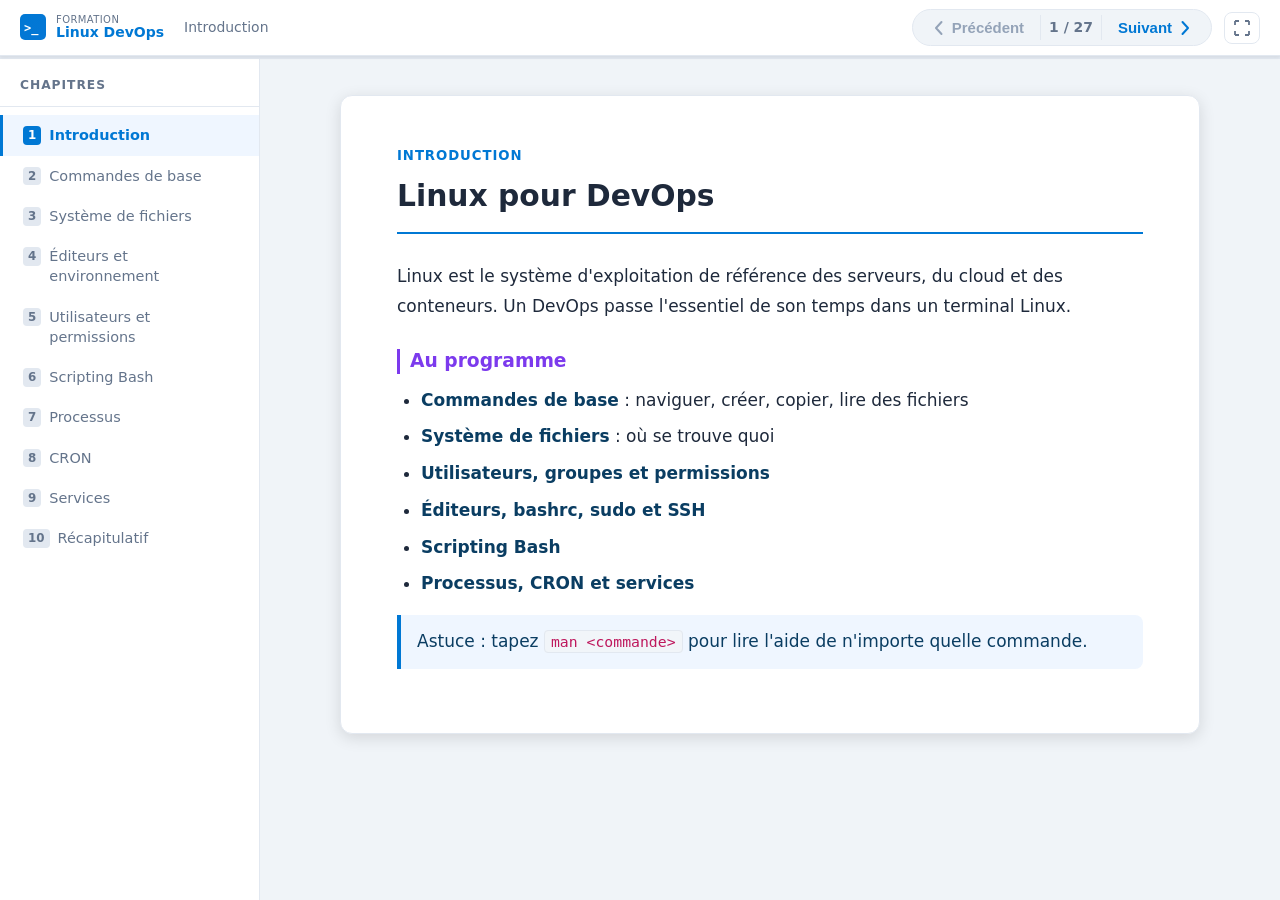
<file: 0.Revision Linux/index.html>
<!DOCTYPE html>
<html lang="fr">
<head>
  <meta charset="UTF-8">
  <meta name="viewport" content="width=device-width, initial-scale=1.0">
  <title>Linux pour DevOps – Formation Interactive</title>
  <link rel="stylesheet" href="assets/style.css">
</head>
<body>

<!-- ===== NAVBAR ===== -->
<header id="navbar">
  <div id="nav-brand">
    <!-- Logo Microsoft Fabric (SVG inline) -->
    <svg width="26" height="26" viewBox="0 0 26 26" fill="none" aria-hidden="true"><defs><linearGradient id="fbg" x1="0" y1="0" x2="26" y2="26"><stop offset="0%" stop-color="#0078d4"/><stop offset="100%" stop-color="#8b5cf6"/></linearGradient></defs><rect width="26" height="26" rx="5" fill="url(#fbg)"/><text x="4" y="18" fill="white" font-size="12" font-weight="bold" font-family="Consolas,monospace">&gt;_</text></svg>
    <div class="brand-text">
      <span class="brand-ms">Formation</span>
      <span class="brand-fabric">Linux DevOps</span>
    </div>
  </div>

  <div id="nav-chapter-badge" title="Chapitre en cours"></div>

  <nav id="nav-controls" aria-label="Navigation des slides">
    <button id="btn-prev" title="Slide précédente (←)" aria-label="Précédent">
      <svg width="16" height="16" viewBox="0 0 16 16" fill="currentColor">
        <path d="M10.5 2L5 8l5.5 6" stroke="currentColor" stroke-width="2"
              fill="none" stroke-linecap="round" stroke-linejoin="round"/>
      </svg>
      <span>Précédent</span>
    </button>
    <span id="slide-counter" aria-live="polite">1 / 1</span>
    <button id="btn-next" title="Slide suivante (→)" aria-label="Suivant">
      <span>Suivant</span>
      <svg width="16" height="16" viewBox="0 0 16 16" fill="currentColor">
        <path d="M5.5 2L11 8l-5.5 6" stroke="currentColor" stroke-width="2"
              fill="none" stroke-linecap="round" stroke-linejoin="round"/>
      </svg>
    </button>
  </nav>

  <button id="btn-fullscreen" title="Plein écran" aria-label="Plein écran">
    <svg width="16" height="16" viewBox="0 0 16 16" fill="none"
         stroke="currentColor" stroke-width="1.8">
      <path d="M1 1h4M1 1v4M15 1h-4M15 1v4M1 15h4M1 15v-4M15 15h-4M15 15v-4"/>
    </svg>
  </button>
</header>

<!-- ===== BARRE DE PROGRESSION ===== -->
<div id="progress-wrap"><div id="progress-bar"></div></div>

<!-- ===== LAYOUT PRINCIPAL ===== -->
<div id="layout">

  <!-- Sidebar chapitres -->
  <aside id="sidebar" aria-label="Chapitres">
    <div id="sidebar-title">Chapitres</div>
    <ul id="chapter-list" role="list"></ul>
  </aside>

  <!-- Zone de slide centrée -->
  <main id="slide-area">
    <div id="slide-card">
      <div id="slide-chapter-label"></div>
      <h1 id="slide-heading"></h1>
      <div id="slide-body"></div>
    </div>
  </main>

</div>

<!-- ===== PANNEAU SOURCE (iframe droite) ===== -->
<div id="source-overlay" class="hidden"></div>
<aside id="source-panel" class="hidden" aria-label="Document source">
  <div id="source-panel-header">
    <span id="source-panel-title">Document source</span>
    <button id="btn-close-source" aria-label="Fermer">&#10005;</button>
  </div>
  <iframe id="source-frame" src="" title="Document source"></iframe>
</aside>

<!-- ===== POPUP RÉFÉRENCE ===== -->
<div id="ref-popup" class="hidden" role="tooltip">
  <div id="ref-popup-header">
    <span id="ref-popup-icon">&#128196;</span>
    <strong id="ref-popup-title"></strong>
  </div>
  <p id="ref-popup-excerpt"></p>
  <button id="ref-popup-btn">Ouvrir la source &#8594;</button>
</div>

<script src="data.js"></script>
<script src="assets/main.js"></script>
</body>
</html>
</file>
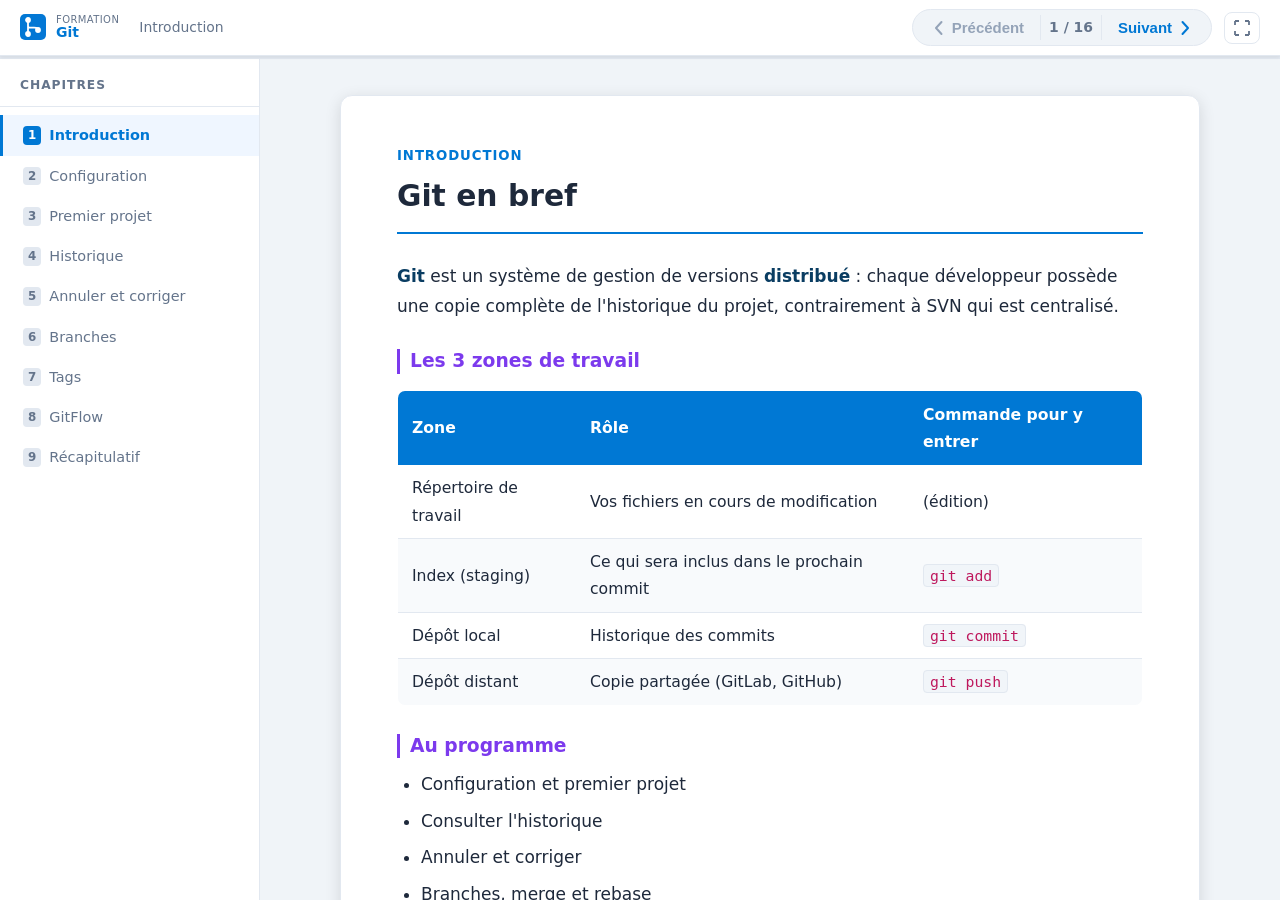
<file: 1.Revision Git/index.html>
<!DOCTYPE html>
<html lang="fr">
<head>
  <meta charset="UTF-8">
  <meta name="viewport" content="width=device-width, initial-scale=1.0">
  <title>Git – Formation Interactive</title>
  <link rel="stylesheet" href="assets/style.css">
</head>
<body>

<!-- ===== NAVBAR ===== -->
<header id="navbar">
  <div id="nav-brand">
    <!-- Logo Microsoft Fabric (SVG inline) -->
    <svg width="26" height="26" viewBox="0 0 26 26" fill="none" aria-hidden="true"><defs><linearGradient id="fbg" x1="0" y1="0" x2="26" y2="26"><stop offset="0%" stop-color="#0078d4"/><stop offset="100%" stop-color="#8b5cf6"/></linearGradient></defs><rect width="26" height="26" rx="5" fill="url(#fbg)"/><g stroke="white" stroke-width="1.8" fill="white"><path d="M8 6v14M8 12c0 4 10-1 10 4" fill="none"/><circle cx="8" cy="6" r="2"/><circle cx="8" cy="20" r="2"/><circle cx="18" cy="16" r="2"/></g></svg>
    <div class="brand-text">
      <span class="brand-ms">Formation</span>
      <span class="brand-fabric">Git</span>
    </div>
  </div>

  <div id="nav-chapter-badge" title="Chapitre en cours"></div>

  <nav id="nav-controls" aria-label="Navigation des slides">
    <button id="btn-prev" title="Slide précédente (←)" aria-label="Précédent">
      <svg width="16" height="16" viewBox="0 0 16 16" fill="currentColor">
        <path d="M10.5 2L5 8l5.5 6" stroke="currentColor" stroke-width="2"
              fill="none" stroke-linecap="round" stroke-linejoin="round"/>
      </svg>
      <span>Précédent</span>
    </button>
    <span id="slide-counter" aria-live="polite">1 / 1</span>
    <button id="btn-next" title="Slide suivante (→)" aria-label="Suivant">
      <span>Suivant</span>
      <svg width="16" height="16" viewBox="0 0 16 16" fill="currentColor">
        <path d="M5.5 2L11 8l-5.5 6" stroke="currentColor" stroke-width="2"
              fill="none" stroke-linecap="round" stroke-linejoin="round"/>
      </svg>
    </button>
  </nav>

  <button id="btn-fullscreen" title="Plein écran" aria-label="Plein écran">
    <svg width="16" height="16" viewBox="0 0 16 16" fill="none"
         stroke="currentColor" stroke-width="1.8">
      <path d="M1 1h4M1 1v4M15 1h-4M15 1v4M1 15h4M1 15v-4M15 15h-4M15 15v-4"/>
    </svg>
  </button>
</header>

<!-- ===== BARRE DE PROGRESSION ===== -->
<div id="progress-wrap"><div id="progress-bar"></div></div>

<!-- ===== LAYOUT PRINCIPAL ===== -->
<div id="layout">

  <!-- Sidebar chapitres -->
  <aside id="sidebar" aria-label="Chapitres">
    <div id="sidebar-title">Chapitres</div>
    <ul id="chapter-list" role="list"></ul>
  </aside>

  <!-- Zone de slide centrée -->
  <main id="slide-area">
    <div id="slide-card">
      <div id="slide-chapter-label"></div>
      <h1 id="slide-heading"></h1>
      <div id="slide-body"></div>
    </div>
  </main>

</div>

<!-- ===== PANNEAU SOURCE (iframe droite) ===== -->
<div id="source-overlay" class="hidden"></div>
<aside id="source-panel" class="hidden" aria-label="Document source">
  <div id="source-panel-header">
    <span id="source-panel-title">Document source</span>
    <button id="btn-close-source" aria-label="Fermer">&#10005;</button>
  </div>
  <iframe id="source-frame" src="" title="Document source"></iframe>
</aside>

<!-- ===== POPUP RÉFÉRENCE ===== -->
<div id="ref-popup" class="hidden" role="tooltip">
  <div id="ref-popup-header">
    <span id="ref-popup-icon">&#128196;</span>
    <strong id="ref-popup-title"></strong>
  </div>
  <p id="ref-popup-excerpt"></p>
  <button id="ref-popup-btn">Ouvrir la source &#8594;</button>
</div>

<script src="data.js"></script>
<script src="assets/main.js"></script>
</body>
</html>
</file>
<file: 0.Revision Linux/assets/style.css>
/* style.css — MS Fabric Formation — Thème Light v2 */
*, *::before, *::after { box-sizing: border-box; margin: 0; padding: 0; }

:root {
  /* Couleurs */
  --bg:          #f0f4f8;
  --bg-card:     #ffffff;
  --bg-sidebar:  #ffffff;
  --bg-nav:      #ffffff;
  --accent:      #0078d4;
  --accent2:     #7c3aed;
  --accent-hover:#005a9e;
  --text:        #1e293b;
  --text-muted:  #64748b;
  --text-light:  #94a3b8;
  --border:      #e2e8f0;
  --border-strong:#cbd5e1;
  --shadow-sm:   0 1px 4px rgba(0,0,0,.08);
  --shadow-md:   0 4px 16px rgba(0,0,0,.12);
  --success:     #059669;
  --code-bg:     #f8fafc;
  /* Dimensions */
  --nav-h:       56px;
  --prog-h:      3px;
  --sidebar-w:   260px;
  --card-max:    860px;
  --radius:      12px;
  --transition:  .2s ease;
}

html, body {
  height: 100%;
  background: var(--bg);
  color: var(--text);
  font-family: 'Segoe UI', system-ui, -apple-system, sans-serif;
  font-size: 17px;
  line-height: 1.75;
  overflow: hidden;
}

/* ---- Navbar ---- */
#navbar {
  position: fixed; top: 0; left: 0; right: 0; z-index: 100;
  height: var(--nav-h);
  background: var(--bg-nav);
  border-bottom: 1px solid var(--border);
  box-shadow: var(--shadow-sm);
  display: flex; align-items: center; gap: 12px;
  padding: 0 20px;
}

#nav-brand {
  display: flex; align-items: center; gap: 10px;
  flex-shrink: 0; text-decoration: none;
}
.brand-text {
  display: flex; flex-direction: column; line-height: 1.1;
}
.brand-ms {
  font-size: 10px; color: var(--text-muted); font-weight: 400;
  text-transform: uppercase; letter-spacing: .04em;
}
.brand-fabric {
  font-size: 14px; font-weight: 700; color: var(--accent);
}

#nav-chapter-badge {
  flex: 1; font-size: .82rem; color: var(--text-muted);
  white-space: nowrap; overflow: hidden; text-overflow: ellipsis;
  padding: 0 8px;
}

/* Prev / Counter / Next groupés en bloc visible */
#nav-controls {
  display: flex; align-items: center; gap: 4px;
  background: var(--bg);
  border: 1px solid var(--border);
  border-radius: 999px;
  padding: 4px 6px;
  flex-shrink: 0;
}

#btn-prev, #btn-next {
  display: flex; align-items: center; gap: 5px;
  background: none; border: none;
  color: var(--accent); font-size: .88rem; font-weight: 600;
  cursor: pointer; padding: 5px 12px;
  border-radius: 999px;
  transition: background var(--transition), color var(--transition);
  white-space: nowrap;
}
#btn-prev:hover, #btn-next:hover {
  background: var(--accent); color: #fff;
}
#btn-prev:disabled, #btn-next:disabled {
  color: var(--text-light); cursor: not-allowed;
}
#btn-prev:disabled:hover, #btn-next:disabled:hover {
  background: none;
}

#slide-counter {
  font-size: .82rem; font-weight: 600;
  color: var(--text-muted); padding: 0 8px;
  border-left: 1px solid var(--border);
  border-right: 1px solid var(--border);
  white-space: nowrap;
}

#btn-fullscreen {
  background: none; border: 1px solid var(--border);
  color: var(--text-muted); cursor: pointer;
  padding: 7px 9px; border-radius: 8px;
  display: flex; align-items: center; justify-content: center;
  transition: background var(--transition), color var(--transition);
  flex-shrink: 0;
}
#btn-fullscreen:hover { background: var(--bg); color: var(--accent); }

/* ---- Barre de progression ---- */
#progress-wrap {
  position: fixed; top: var(--nav-h); left: 0; right: 0; z-index: 99;
  height: var(--prog-h); background: var(--border);
}
#progress-bar {
  height: 100%; width: 0%;
  background: linear-gradient(90deg, var(--accent), var(--accent2));
  transition: width .3s ease;
}

/* ---- Layout principal ---- */
#layout {
  position: fixed;
  top: calc(var(--nav-h) + var(--prog-h));
  bottom: 0; left: 0; right: 0;
  display: flex; overflow: hidden;
}

/* ---- Sidebar ---- */
#sidebar {
  width: var(--sidebar-w); flex-shrink: 0;
  background: var(--bg-sidebar);
  border-right: 1px solid var(--border);
  display: flex; flex-direction: column;
  overflow: hidden;
}

#sidebar-title {
  padding: 16px 20px 10px;
  font-size: .72rem; font-weight: 700;
  text-transform: uppercase; letter-spacing: .08em;
  color: var(--text-muted);
  border-bottom: 1px solid var(--border);
  flex-shrink: 0;
}

#chapter-list {
  list-style: none; overflow-y: auto; flex: 1; padding: 8px 0;
}
#chapter-list li {
  padding: 10px 20px; cursor: pointer;
  font-size: .85rem; color: var(--text-muted);
  border-left: 3px solid transparent;
  transition: background var(--transition), color var(--transition),
              border-color var(--transition);
  display: flex; align-items: flex-start; gap: 8px;
  line-height: 1.4;
}
#chapter-list li:hover {
  background: var(--bg); color: var(--text);
  border-left-color: var(--border-strong);
}
#chapter-list li.active {
  background: #eff6ff; color: var(--accent);
  border-left-color: var(--accent);
  font-weight: 600;
}
.ch-num {
  font-size: .7rem; font-weight: 700;
  background: var(--border); border-radius: 4px;
  padding: 1px 5px; flex-shrink: 0; margin-top: 1px;
  color: var(--text-muted);
}
li.active .ch-num {
  background: var(--accent); color: #fff;
}

/* ---- Zone slide (centrée) ---- */
#slide-area {
  flex: 1; overflow-y: auto;
  padding: 36px 24px 48px;
  display: flex; flex-direction: column; align-items: center;
}

#slide-card {
  background: var(--bg-card);
  border-radius: var(--radius);
  box-shadow: var(--shadow-md);
  padding: 48px 56px;
  width: 100%; max-width: var(--card-max);
  border: 1px solid var(--border);
}

#slide-chapter-label {
  font-size: .78rem; font-weight: 700;
  text-transform: uppercase; letter-spacing: .07em;
  color: var(--accent); margin-bottom: 10px;
}

#slide-heading {
  font-size: 1.75rem; font-weight: 700;
  color: var(--text); line-height: 1.3;
  margin-bottom: 28px;
  padding-bottom: 16px;
  border-bottom: 2px solid var(--accent);
}

/* ---- Typographie du contenu ---- */
#slide-body { font-size: 1rem; color: var(--text); }

#slide-body h2, #slide-body h3, #slide-body h4 {
  margin: 28px 0 12px; font-weight: 700; line-height: 1.3;
}
#slide-body h2 { font-size: 1.3rem; color: var(--accent); }
#slide-body h3 {
  font-size: 1.1rem; color: var(--accent2);
  border-left: 3px solid var(--accent2);
  padding-left: 10px;
}
#slide-body h4 { font-size: 1rem; color: var(--text); }

#slide-body p     { margin-bottom: 14px; }
#slide-body ul, #slide-body ol {
  margin: 8px 0 14px 24px;
}
#slide-body li    { margin-bottom: 7px; }
#slide-body li > ul, #slide-body li > ol { margin-top: 4px; }

#slide-body strong { color: #0a3d62; font-weight: 700; }
#slide-body em     { color: var(--accent2); font-style: italic; }

#slide-body a {
  color: var(--accent); text-decoration: underline;
}
#slide-body a:hover { color: var(--accent-hover); }

#slide-body table {
  width: 100%; border-collapse: collapse;
  margin: 16px 0; font-size: .92rem; border-radius: 8px;
  overflow: hidden; border: 1px solid var(--border);
}
#slide-body th {
  background: var(--accent); color: #fff;
  padding: 10px 14px; text-align: left; font-weight: 600;
}
#slide-body td {
  padding: 9px 14px; border-bottom: 1px solid var(--border);
}
#slide-body tr:last-child td { border-bottom: none; }
#slide-body tr:nth-child(even) td { background: #f8fafc; }

#slide-body pre {
  background: var(--code-bg); padding: 18px 20px;
  border-radius: 8px; overflow-x: auto;
  margin: 14px 0; border: 1px solid var(--border);
}
#slide-body code {
  font-family: 'Cascadia Code','Fira Code',Consolas,monospace;
  font-size: .87rem;
}
#slide-body pre code { background: none; padding: 0; }
#slide-body :not(pre) > code {
  background: #f1f5f9; padding: 2px 6px;
  border-radius: 4px; border: 1px solid var(--border);
  color: #be185d;
}

/* ---- Spans de référence ---- */
span.ref {
  display: inline-block;
  background: var(--accent2); color: #fff;
  font-size: .68rem; font-weight: 700;
  padding: 1px 5px; border-radius: 999px;
  cursor: pointer; margin: 0 2px;
  vertical-align: super; line-height: 1.5;
  transition: background var(--transition), transform var(--transition);
  user-select: none;
}
span.ref:hover { background: var(--accent); transform: scale(1.2); }

/* ---- Panneau source ---- */
#source-overlay {
  position: fixed; inset: 0; z-index: 198;
  background: rgba(0,0,0,.25);
}
#source-overlay.hidden { display: none; }

#source-panel {
  position: fixed; top: 0; right: 0; bottom: 0; z-index: 199;
  width: 44%; min-width: 420px;
  background: #fff; border-left: 1px solid var(--border);
  box-shadow: -4px 0 24px rgba(0,0,0,.12);
  display: flex; flex-direction: column;
  transition: transform var(--transition);
}
#source-panel.hidden { display: none; }

#source-panel-header {
  display: flex; align-items: center; justify-content: space-between;
  padding: 12px 18px; border-bottom: 1px solid var(--border);
  background: #f8fafc; flex-shrink: 0;
}
#source-panel-title {
  font-size: .88rem; font-weight: 600; color: var(--accent);
  overflow: hidden; text-overflow: ellipsis; white-space: nowrap;
  max-width: 85%;
}
#btn-close-source {
  background: none; border: none; cursor: pointer;
  font-size: 1rem; color: var(--text-muted); padding: 4px 8px;
  border-radius: 4px;
}
#btn-close-source:hover { background: var(--border); color: var(--text); }

#source-frame { flex: 1; border: none; background: #fff; }

/* ---- Popup référence ---- */
#ref-popup {
  position: fixed; z-index: 300; max-width: 380px;
  background: #fff; border: 1px solid var(--border);
  border-radius: var(--radius); box-shadow: var(--shadow-md);
  overflow: hidden;
}
#ref-popup.hidden { display: none; }

#ref-popup-header {
  display: flex; align-items: center; gap: 8px;
  padding: 12px 16px 8px;
  border-bottom: 1px solid var(--border);
}
#ref-popup-icon { font-size: 1rem; }
#ref-popup-title { font-size: .9rem; font-weight: 700; color: var(--text); }

#ref-popup-excerpt {
  padding: 10px 16px; font-size: .83rem; color: var(--text-muted);
  line-height: 1.55; max-height: 130px; overflow-y: auto;
  border-left: 3px solid var(--accent2); margin: 8px 16px;
  background: #faf5ff; border-radius: 0 4px 4px 0;
}

#ref-popup-btn {
  display: block; width: calc(100% - 32px); margin: 0 16px 14px;
  padding: 8px; background: var(--accent); border: none;
  border-radius: 6px; color: #fff; cursor: pointer;
  font-size: .85rem; font-weight: 600;
  transition: background var(--transition);
}
#ref-popup-btn:hover  { background: var(--accent-hover); }
#ref-popup-btn:disabled { background: var(--border); color: var(--text-muted); cursor: default; }

/* ---- Scrollbars ---- */
::-webkit-scrollbar { width: 6px; height: 6px; }
::-webkit-scrollbar-track { background: var(--bg); }
::-webkit-scrollbar-thumb { background: var(--border-strong); border-radius: 3px; }
::-webkit-scrollbar-thumb:hover { background: var(--text-light); }

/* ---- Utilitaires ---- */
.hidden { display: none !important; }

/* ---- Ajouts ---- */
#slide-body .note { background:#eff6ff; border-left:4px solid var(--accent); padding:12px 16px; border-radius:0 8px 8px 0; margin:16px 0; color:#0a3d62; }
#slide-body td code, #slide-body th code { white-space: nowrap; }
@media (max-width: 800px) { #sidebar{display:none} #slide-card{padding:28px 20px} .brand-text,#nav-chapter-badge{display:none} }
</file>
<file: 1.Revision Git/assets/style.css>
/* style.css — MS Fabric Formation — Thème Light v2 */
*, *::before, *::after { box-sizing: border-box; margin: 0; padding: 0; }

:root {
  /* Couleurs */
  --bg:          #f0f4f8;
  --bg-card:     #ffffff;
  --bg-sidebar:  #ffffff;
  --bg-nav:      #ffffff;
  --accent:      #0078d4;
  --accent2:     #7c3aed;
  --accent-hover:#005a9e;
  --text:        #1e293b;
  --text-muted:  #64748b;
  --text-light:  #94a3b8;
  --border:      #e2e8f0;
  --border-strong:#cbd5e1;
  --shadow-sm:   0 1px 4px rgba(0,0,0,.08);
  --shadow-md:   0 4px 16px rgba(0,0,0,.12);
  --success:     #059669;
  --code-bg:     #f8fafc;
  /* Dimensions */
  --nav-h:       56px;
  --prog-h:      3px;
  --sidebar-w:   260px;
  --card-max:    860px;
  --radius:      12px;
  --transition:  .2s ease;
}

html, body {
  height: 100%;
  background: var(--bg);
  color: var(--text);
  font-family: 'Segoe UI', system-ui, -apple-system, sans-serif;
  font-size: 17px;
  line-height: 1.75;
  overflow: hidden;
}

/* ---- Navbar ---- */
#navbar {
  position: fixed; top: 0; left: 0; right: 0; z-index: 100;
  height: var(--nav-h);
  background: var(--bg-nav);
  border-bottom: 1px solid var(--border);
  box-shadow: var(--shadow-sm);
  display: flex; align-items: center; gap: 12px;
  padding: 0 20px;
}

#nav-brand {
  display: flex; align-items: center; gap: 10px;
  flex-shrink: 0; text-decoration: none;
}
.brand-text {
  display: flex; flex-direction: column; line-height: 1.1;
}
.brand-ms {
  font-size: 10px; color: var(--text-muted); font-weight: 400;
  text-transform: uppercase; letter-spacing: .04em;
}
.brand-fabric {
  font-size: 14px; font-weight: 700; color: var(--accent);
}

#nav-chapter-badge {
  flex: 1; font-size: .82rem; color: var(--text-muted);
  white-space: nowrap; overflow: hidden; text-overflow: ellipsis;
  padding: 0 8px;
}

/* Prev / Counter / Next groupés en bloc visible */
#nav-controls {
  display: flex; align-items: center; gap: 4px;
  background: var(--bg);
  border: 1px solid var(--border);
  border-radius: 999px;
  padding: 4px 6px;
  flex-shrink: 0;
}

#btn-prev, #btn-next {
  display: flex; align-items: center; gap: 5px;
  background: none; border: none;
  color: var(--accent); font-size: .88rem; font-weight: 600;
  cursor: pointer; padding: 5px 12px;
  border-radius: 999px;
  transition: background var(--transition), color var(--transition);
  white-space: nowrap;
}
#btn-prev:hover, #btn-next:hover {
  background: var(--accent); color: #fff;
}
#btn-prev:disabled, #btn-next:disabled {
  color: var(--text-light); cursor: not-allowed;
}
#btn-prev:disabled:hover, #btn-next:disabled:hover {
  background: none;
}

#slide-counter {
  font-size: .82rem; font-weight: 600;
  color: var(--text-muted); padding: 0 8px;
  border-left: 1px solid var(--border);
  border-right: 1px solid var(--border);
  white-space: nowrap;
}

#btn-fullscreen {
  background: none; border: 1px solid var(--border);
  color: var(--text-muted); cursor: pointer;
  padding: 7px 9px; border-radius: 8px;
  display: flex; align-items: center; justify-content: center;
  transition: background var(--transition), color var(--transition);
  flex-shrink: 0;
}
#btn-fullscreen:hover { background: var(--bg); color: var(--accent); }

/* ---- Barre de progression ---- */
#progress-wrap {
  position: fixed; top: var(--nav-h); left: 0; right: 0; z-index: 99;
  height: var(--prog-h); background: var(--border);
}
#progress-bar {
  height: 100%; width: 0%;
  background: linear-gradient(90deg, var(--accent), var(--accent2));
  transition: width .3s ease;
}

/* ---- Layout principal ---- */
#layout {
  position: fixed;
  top: calc(var(--nav-h) + var(--prog-h));
  bottom: 0; left: 0; right: 0;
  display: flex; overflow: hidden;
}

/* ---- Sidebar ---- */
#sidebar {
  width: var(--sidebar-w); flex-shrink: 0;
  background: var(--bg-sidebar);
  border-right: 1px solid var(--border);
  display: flex; flex-direction: column;
  overflow: hidden;
}

#sidebar-title {
  padding: 16px 20px 10px;
  font-size: .72rem; font-weight: 700;
  text-transform: uppercase; letter-spacing: .08em;
  color: var(--text-muted);
  border-bottom: 1px solid var(--border);
  flex-shrink: 0;
}

#chapter-list {
  list-style: none; overflow-y: auto; flex: 1; padding: 8px 0;
}
#chapter-list li {
  padding: 10px 20px; cursor: pointer;
  font-size: .85rem; color: var(--text-muted);
  border-left: 3px solid transparent;
  transition: background var(--transition), color var(--transition),
              border-color var(--transition);
  display: flex; align-items: flex-start; gap: 8px;
  line-height: 1.4;
}
#chapter-list li:hover {
  background: var(--bg); color: var(--text);
  border-left-color: var(--border-strong);
}
#chapter-list li.active {
  background: #eff6ff; color: var(--accent);
  border-left-color: var(--accent);
  font-weight: 600;
}
.ch-num {
  font-size: .7rem; font-weight: 700;
  background: var(--border); border-radius: 4px;
  padding: 1px 5px; flex-shrink: 0; margin-top: 1px;
  color: var(--text-muted);
}
li.active .ch-num {
  background: var(--accent); color: #fff;
}

/* ---- Zone slide (centrée) ---- */
#slide-area {
  flex: 1; overflow-y: auto;
  padding: 36px 24px 48px;
  display: flex; flex-direction: column; align-items: center;
}

#slide-card {
  background: var(--bg-card);
  border-radius: var(--radius);
  box-shadow: var(--shadow-md);
  padding: 48px 56px;
  width: 100%; max-width: var(--card-max);
  border: 1px solid var(--border);
}

#slide-chapter-label {
  font-size: .78rem; font-weight: 700;
  text-transform: uppercase; letter-spacing: .07em;
  color: var(--accent); margin-bottom: 10px;
}

#slide-heading {
  font-size: 1.75rem; font-weight: 700;
  color: var(--text); line-height: 1.3;
  margin-bottom: 28px;
  padding-bottom: 16px;
  border-bottom: 2px solid var(--accent);
}

/* ---- Typographie du contenu ---- */
#slide-body { font-size: 1rem; color: var(--text); }

#slide-body h2, #slide-body h3, #slide-body h4 {
  margin: 28px 0 12px; font-weight: 700; line-height: 1.3;
}
#slide-body h2 { font-size: 1.3rem; color: var(--accent); }
#slide-body h3 {
  font-size: 1.1rem; color: var(--accent2);
  border-left: 3px solid var(--accent2);
  padding-left: 10px;
}
#slide-body h4 { font-size: 1rem; color: var(--text); }

#slide-body p     { margin-bottom: 14px; }
#slide-body ul, #slide-body ol {
  margin: 8px 0 14px 24px;
}
#slide-body li    { margin-bottom: 7px; }
#slide-body li > ul, #slide-body li > ol { margin-top: 4px; }

#slide-body strong { color: #0a3d62; font-weight: 700; }
#slide-body em     { color: var(--accent2); font-style: italic; }

#slide-body a {
  color: var(--accent); text-decoration: underline;
}
#slide-body a:hover { color: var(--accent-hover); }

#slide-body table {
  width: 100%; border-collapse: collapse;
  margin: 16px 0; font-size: .92rem; border-radius: 8px;
  overflow: hidden; border: 1px solid var(--border);
}
#slide-body th {
  background: var(--accent); color: #fff;
  padding: 10px 14px; text-align: left; font-weight: 600;
}
#slide-body td {
  padding: 9px 14px; border-bottom: 1px solid var(--border);
}
#slide-body tr:last-child td { border-bottom: none; }
#slide-body tr:nth-child(even) td { background: #f8fafc; }

#slide-body pre {
  background: var(--code-bg); padding: 18px 20px;
  border-radius: 8px; overflow-x: auto;
  margin: 14px 0; border: 1px solid var(--border);
}
#slide-body code {
  font-family: 'Cascadia Code','Fira Code',Consolas,monospace;
  font-size: .87rem;
}
#slide-body pre code { background: none; padding: 0; }
#slide-body :not(pre) > code {
  background: #f1f5f9; padding: 2px 6px;
  border-radius: 4px; border: 1px solid var(--border);
  color: #be185d;
}

/* ---- Spans de référence ---- */
span.ref {
  display: inline-block;
  background: var(--accent2); color: #fff;
  font-size: .68rem; font-weight: 700;
  padding: 1px 5px; border-radius: 999px;
  cursor: pointer; margin: 0 2px;
  vertical-align: super; line-height: 1.5;
  transition: background var(--transition), transform var(--transition);
  user-select: none;
}
span.ref:hover { background: var(--accent); transform: scale(1.2); }

/* ---- Panneau source ---- */
#source-overlay {
  position: fixed; inset: 0; z-index: 198;
  background: rgba(0,0,0,.25);
}
#source-overlay.hidden { display: none; }

#source-panel {
  position: fixed; top: 0; right: 0; bottom: 0; z-index: 199;
  width: 44%; min-width: 420px;
  background: #fff; border-left: 1px solid var(--border);
  box-shadow: -4px 0 24px rgba(0,0,0,.12);
  display: flex; flex-direction: column;
  transition: transform var(--transition);
}
#source-panel.hidden { display: none; }

#source-panel-header {
  display: flex; align-items: center; justify-content: space-between;
  padding: 12px 18px; border-bottom: 1px solid var(--border);
  background: #f8fafc; flex-shrink: 0;
}
#source-panel-title {
  font-size: .88rem; font-weight: 600; color: var(--accent);
  overflow: hidden; text-overflow: ellipsis; white-space: nowrap;
  max-width: 85%;
}
#btn-close-source {
  background: none; border: none; cursor: pointer;
  font-size: 1rem; color: var(--text-muted); padding: 4px 8px;
  border-radius: 4px;
}
#btn-close-source:hover { background: var(--border); color: var(--text); }

#source-frame { flex: 1; border: none; background: #fff; }

/* ---- Popup référence ---- */
#ref-popup {
  position: fixed; z-index: 300; max-width: 380px;
  background: #fff; border: 1px solid var(--border);
  border-radius: var(--radius); box-shadow: var(--shadow-md);
  overflow: hidden;
}
#ref-popup.hidden { display: none; }

#ref-popup-header {
  display: flex; align-items: center; gap: 8px;
  padding: 12px 16px 8px;
  border-bottom: 1px solid var(--border);
}
#ref-popup-icon { font-size: 1rem; }
#ref-popup-title { font-size: .9rem; font-weight: 700; color: var(--text); }

#ref-popup-excerpt {
  padding: 10px 16px; font-size: .83rem; color: var(--text-muted);
  line-height: 1.55; max-height: 130px; overflow-y: auto;
  border-left: 3px solid var(--accent2); margin: 8px 16px;
  background: #faf5ff; border-radius: 0 4px 4px 0;
}

#ref-popup-btn {
  display: block; width: calc(100% - 32px); margin: 0 16px 14px;
  padding: 8px; background: var(--accent); border: none;
  border-radius: 6px; color: #fff; cursor: pointer;
  font-size: .85rem; font-weight: 600;
  transition: background var(--transition);
}
#ref-popup-btn:hover  { background: var(--accent-hover); }
#ref-popup-btn:disabled { background: var(--border); color: var(--text-muted); cursor: default; }

/* ---- Scrollbars ---- */
::-webkit-scrollbar { width: 6px; height: 6px; }
::-webkit-scrollbar-track { background: var(--bg); }
::-webkit-scrollbar-thumb { background: var(--border-strong); border-radius: 3px; }
::-webkit-scrollbar-thumb:hover { background: var(--text-light); }

/* ---- Utilitaires ---- */
.hidden { display: none !important; }

/* ---- Ajouts ---- */
#slide-body .note { background:#eff6ff; border-left:4px solid var(--accent); padding:12px 16px; border-radius:0 8px 8px 0; margin:16px 0; color:#0a3d62; }
#slide-body td code, #slide-body th code { white-space: nowrap; }
@media (max-width: 800px) { #sidebar{display:none} #slide-card{padding:28px 20px} .brand-text,#nav-chapter-badge{display:none} }
</file>
